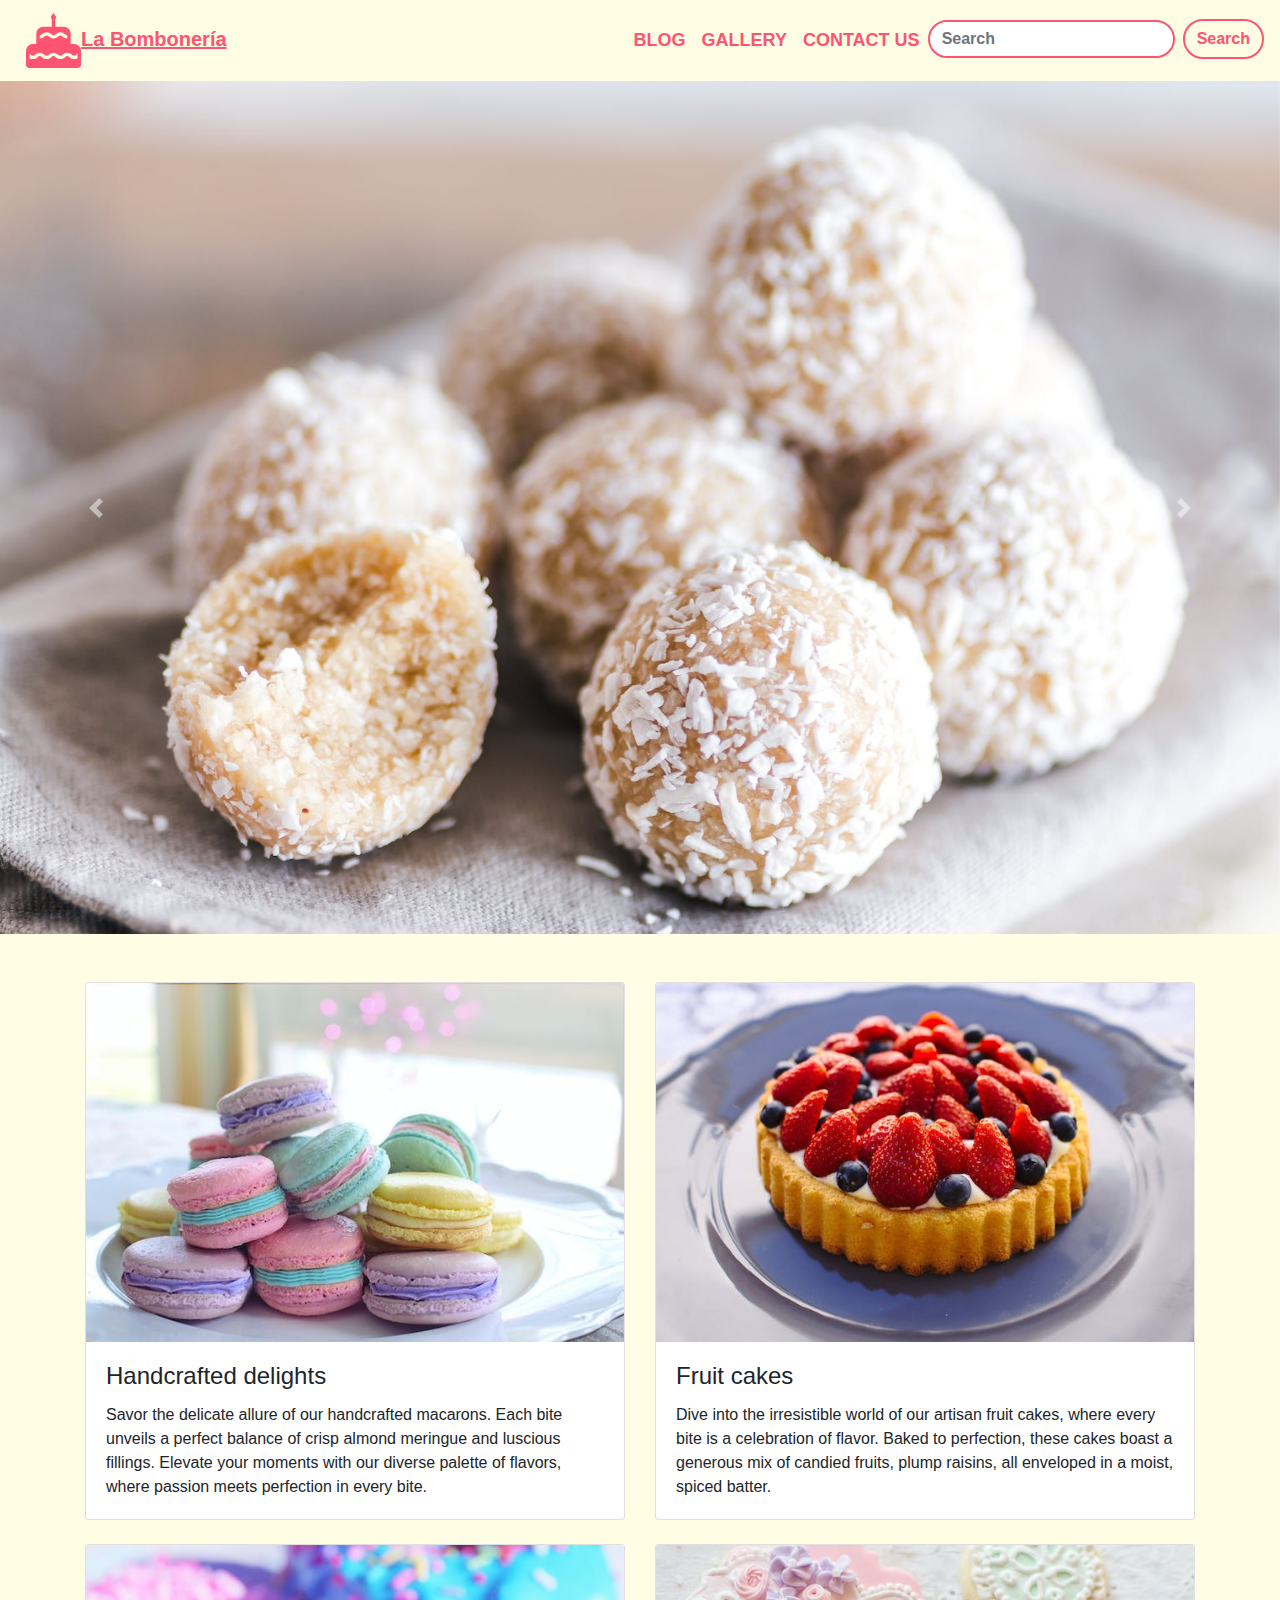
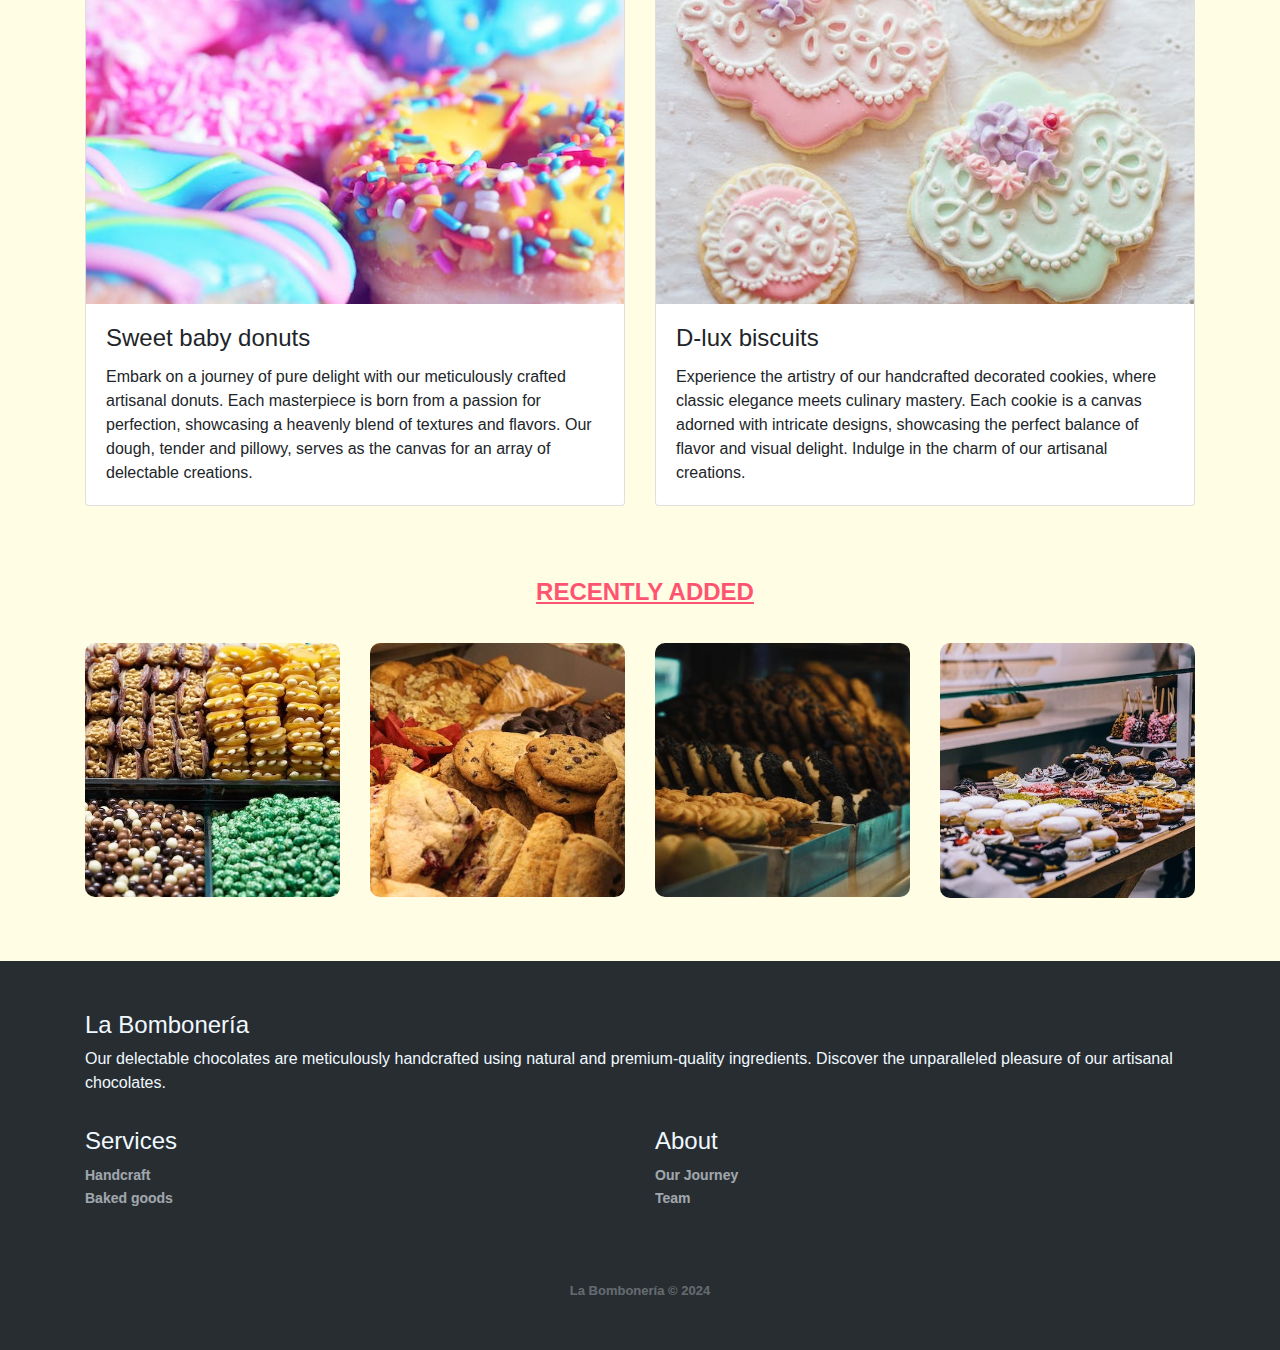
<file: index.html>
<!DOCTYPE html>
<html lang="es">

<head>
  <meta charset="UTF-8">
  <meta name="viewport" content="width=device-width, initial-scale=1, shrink-to-fit=no">
  <link rel="stylesheet" href="https://stackpath.bootstrapcdn.com/bootstrap/4.5.2/css/bootstrap.min.css">
  <link rel="stylesheet" href="css/styles.css">
  <title>La Bombonería - Index</title>

</head>

<body>

  <nav class="navbar navbar-expand-lg navbar-dark">
    <a class="navbar-brand" id="primeColour" href="index.html">
      <svg xmlns="http://www.w3.org/2000/svg" width="55" height="55" fill="#ff5471" class="bi bi-cake-fill"
        viewBox="0 0 16 16">
        <path
          d="m7.399.804.595-.792.598.79A.747.747 0 0 1 8.5 1.806V4H11a2 2 0 0 1 2 2v3h1a2 2 0 0 1 2 2v4a1 1 0 0 1-1 1H1a1 1 0 0 1-1-1v-4a2 2 0 0 1 2-2h1V6a2 2 0 0 1 2-2h2.5V1.813a.747.747 0 0 1-.101-1.01ZM12 6.414a.9.9 0 0 1-.646-.268 1.914 1.914 0 0 0-2.708 0 .914.914 0 0 1-1.292 0 1.914 1.914 0 0 0-2.708 0A.9.9 0 0 1 4 6.414v1c.49 0 .98-.187 1.354-.56a.914.914 0 0 1 1.292 0c.748.747 1.96.747 2.708 0a.914.914 0 0 1 1.292 0c.374.373.864.56 1.354.56zm2.646 5.732a.914.914 0 0 1-1.293 0 1.914 1.914 0 0 0-2.707 0 .914.914 0 0 1-1.292 0 1.914 1.914 0 0 0-2.708 0 .914.914 0 0 1-1.292 0 1.914 1.914 0 0 0-2.708 0 .914.914 0 0 1-1.292 0L1 11.793v1.34c.737.452 1.715.36 2.354-.28a.914.914 0 0 1 1.292 0c.748.748 1.96.748 2.708 0a.914.914 0 0 1 1.292 0c.748.748 1.96.748 2.707 0a.914.914 0 0 1 1.293 0 1.915 1.915 0 0 0 2.354.28v-1.34z" />
      </svg>La Bombonería
    </a>
    <button class="navbar-toggler" type="button" data-toggle="collapse" data-target="#navbarNav"
      aria-controls="navbarNav" aria-expanded="false" aria-label="Toggle navigation">
      <span class="navbar-toggler-icon"></span>
    </button>
    <div class="collapse navbar-collapse" id="navbarNav">
      <ul class="navbar-nav ml-auto">
        <li class="nav-item">
          <a class="nav-link" href="views/blog.html">BLOG</a>
        </li>
        <li class="nav-item">
          <a class="nav-link" href="views/gallery.html">GALLERY</a>
        </li>
        <li class="nav-item">
          <a class="nav-link" href="views/form.html">CONTACT US</a>
        </li>
        <li class="nav-item">
          <form class="form-inline my-2 my-lg-0">
            <input class="form-control mr-sm-2 search-input" type="search" placeholder="Search" aria-label="Search">
            <button class="btn btn-outline-success my-2 my-sm-0 search-button" type="submit">Search</button>
          </form>
        </li>
      </ul>
    </div>
  </nav>


  <div id="myCarousel" class="carousel slide" data-ride="carousel" data-interval="6000">
    <div class="carousel-inner">
      <div class="carousel-item active">
        <img src="pics/carousel/carousel1.jpg" class="d-block w-100" alt="Carousel image 1">
      </div>
      <div class="carousel-item">
        <img src="pics/carousel/carousel2.jpg" class="d-block w-100" alt="Carousel image 2">
      </div>
      <div class="carousel-item">
        <img src="pics/carousel/carousel3.jpg" class="d-block w-100" alt="Carousel image 3">
      </div>
      <div class="carousel-item">
        <img src="pics/carousel/carousel4.jpg" class="d-block w-100" alt="Carousel image 4">
      </div>
    </div>

    <a class="carousel-control-prev" href="#myCarousel" role="button" data-slide="prev">
      <span class="carousel-control-prev-icon" aria-hidden="true"></span>
      <span class="sr-only">Previous</span>
    </a>
    <a class="carousel-control-next" href="#myCarousel" role="button" data-slide="next">
      <span class="carousel-control-next-icon" aria-hidden="true"></span>
      <span class="sr-only">Next</span>
    </a>
  </div>


  <div class="container mt-5">
    <div class="row">
      <div class="col-md-6 col-12 mb-4">
        <div class="card">
          <a href="views/blog.html" class="card-link">
            <img src="pics/card/card5.jpg" class="card-img-top" alt="Card image 1">
          </a>
          <div class="card-body">
            <h4 class="card-title bold">Handcrafted delights</h4>
            <p class="card-text thin">Savor the delicate allure of our handcrafted macarons.
              Each bite unveils a perfect balance of crisp almond meringue and luscious fillings.
              Elevate your moments with our diverse palette of flavors,
              where passion meets perfection in every bite.</p>
          </div>
        </div>
      </div>
      <div class="col-md-6 col-12 mb-4">
        <div class="card">
          <a href="views/blog.html" class="card-link">
            <img src="pics/card/card21.jpg" class="card-img-top" alt="Card image 1">
          </a>
          <div class="card-body">
            <h4 class="card-title">Fruit cakes</h4>
            <p class="card-text thin">Dive into the irresistible world of our artisan fruit cakes,
              where every bite is a celebration of flavor. Baked to perfection, these cakes boast
              a generous mix of candied fruits, plump raisins, all enveloped in
              a moist, spiced batter.</p>
          </div>
        </div>
      </div>
      <div class="col-md-6 col-12 mb-4">
        <div class="card">
          <a href="views/blog.html" class="card-link">
            <img src="pics/card/card4.jpg" class="card-img-top" alt="Card image 1">
          </a>
          <div class="card-body">
            <h4 class="card-title">Sweet baby donuts</h4>
            <p class="card-text thin">Embark on a journey of pure delight with our meticulously crafted
              artisanal donuts. Each masterpiece is born from a passion for perfection, showcasing a
              heavenly blend of textures and flavors. Our dough, tender and pillowy, serves as the
              canvas for an array of delectable creations.</p>
          </div>
        </div>
      </div>
      <div class="col-md-6 col-12 mb-4">
        <div class="card">
          <a href="views/blog.html" class="card-link">
            <img src="pics/card/card7.jpg" class="card-img-top" alt="Card image 1">
          </a>
          <div class="card-body">
            <h4 class="card-title">D-lux biscuits</h4>
            <p class="card-text thin">Experience the artistry of our handcrafted decorated cookies,
              where classic elegance meets culinary mastery. Each cookie is a canvas adorned with
              intricate designs, showcasing the perfect balance of flavor and visual delight.
              Indulge in the charm of our artisanal creations.</p>
          </div>
        </div>
      </div>

    </div>
  </div>


  <div class="container mt-5">
    <h2 class="gallery-title text-center" id="primeColour">RECENTLY ADDED</h2>

    <div class="row mt-3">
      <div class="col-md-3 col-6 mt-3">
        <a href="views/products/product.html">
          <img src="pics/minis/mini1.jpg" class="img-fluid gallery-img" alt="New product 1">
        </a>
      </div>
      <div class="col-md-3 col-6 mt-3">
        <a href="views/products/product.html">
          <img src="pics/minis/mini3.jpg" class="img-fluid gallery-img" alt="New product 2">
        </a>
      </div>
      <div class="col-md-3 col-6 mt-3">
        <a href="views/products/product.html">
          <img src="pics/minis/mini5.jpg" class="img-fluid gallery-img" alt="New product 3">
        </a>
      </div>
      <div class="col-md-3 col-6 mt-3">
        <a href="views/products/product.html">
          <img src="pics/minis/mini6.jpg" class="img-fluid gallery-img" alt="New product 3">
        </a>
      </div>

    </div>
  </div>


  <div class="footer-dark mt-5">
    <div class="container">
      <div class="row">

        <div class="col-md-12">
          <h4>La Bombonería</h4>
          <p class="thin">
            Our delectable chocolates are meticulously handcrafted using natural and premium-quality
            ingredients. Discover the unparalleled pleasure of our artisanal chocolates.
          </p>
        </div>

        <div class="col-md-6 item mt-2 mt-sm-3">
          <h4>Services</h4>
          <ul>
            <li><a href="#">Handcraft</a></li>
            <li><a href="#">Baked goods</a></li>
          </ul>
        </div>

        <div class="col-md-6 item mt-4 mt-sm-3">
          <h4>About</h4>
          <ul>
            <li><a href="#">Our Journey</a></li>
            <li><a href="#">Team</a></li>
          </ul>
        </div>

      </div>
      <div class="row mt-5">
        <div class="col-12">
          <p class="copyright">La Bombonería &copy; 2024</p>
        </div>
      </div>
    </div>
  </div>


  <script src="https://code.jquery.com/jquery-3.5.1.slim.min.js"></script>
  <script src="https://cdn.jsdelivr.net/npm/@popperjs/core@2.11.6/dist/umd/popper.min.js"></script>
  <script src="https://stackpath.bootstrapcdn.com/bootstrap/4.5.2/js/bootstrap.min.js"></script>

</body>

</html>
</file>
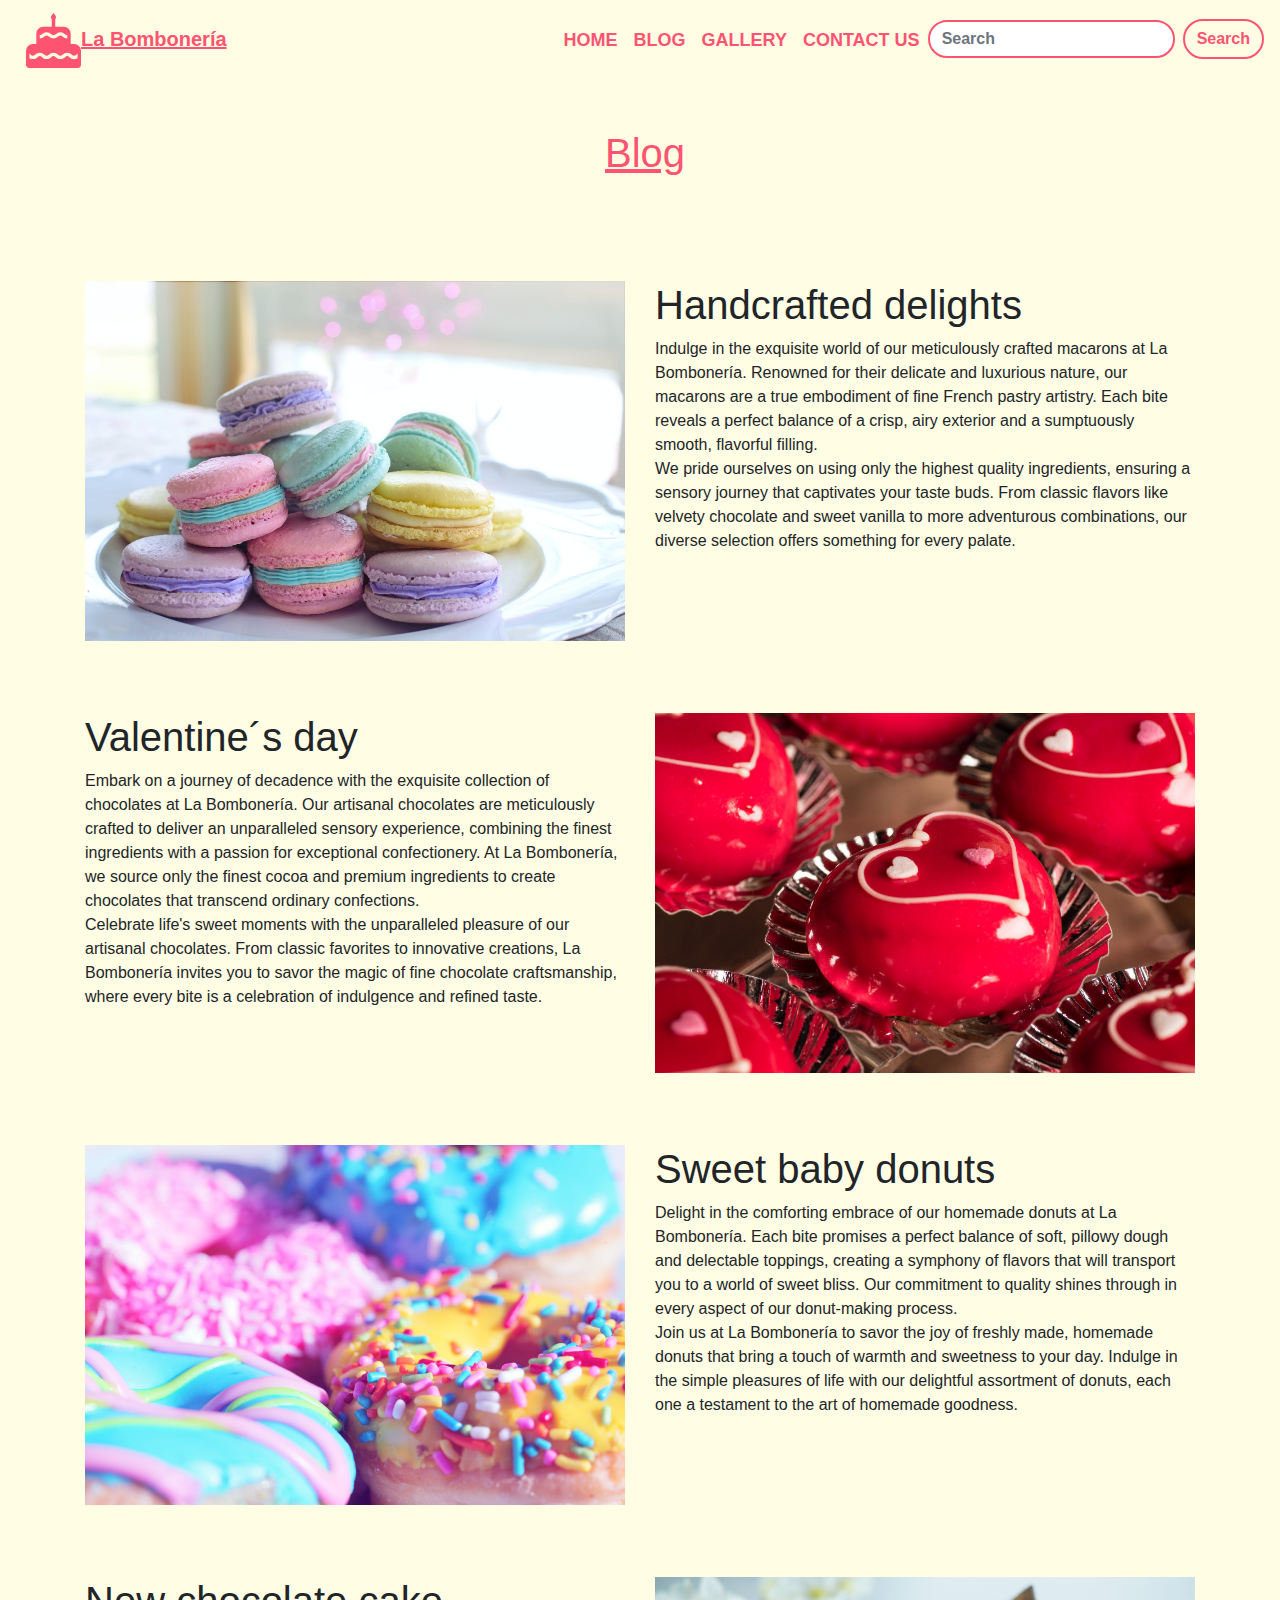
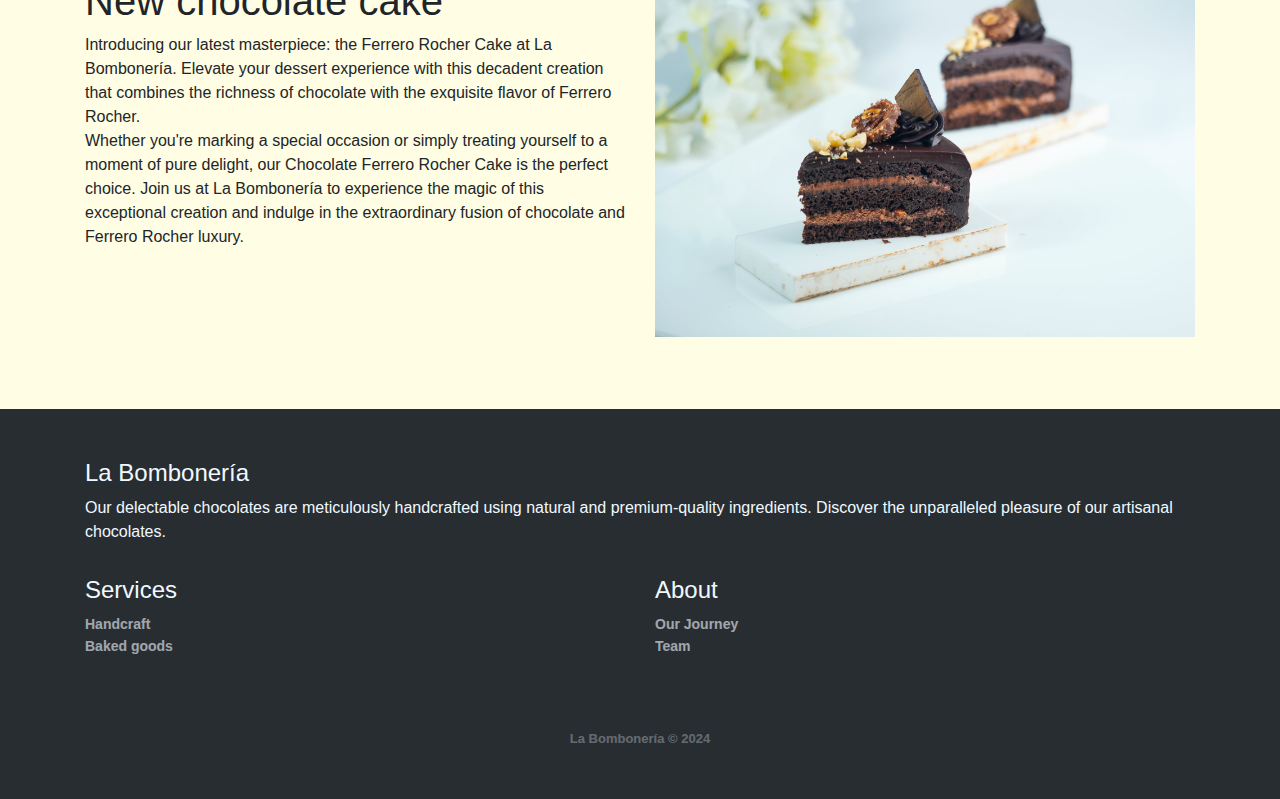
<file: views/blog.html>
<!DOCTYPE html>
<html lang="es">

<head>
	<meta charset="UTF-8">
	<meta name="viewport" content="width=device-width, initial-scale=1, shrink-to-fit=no">
	<link rel="stylesheet" href="https://stackpath.bootstrapcdn.com/bootstrap/4.5.2/css/bootstrap.min.css">
	<link rel="stylesheet" href="../css/styles.css">
	<title>La Bombonería - Blog</title>
</head>

<body>

	<nav class="navbar navbar-expand-lg navbar-dark">
		<a class="navbar-brand" id="primeColour" href="../index.html">
			<svg xmlns="http://www.w3.org/2000/svg" width="55" height="55" fill="#ff5471" class="bi bi-cake-fill"
				viewBox="0 0 16 16">
				<path
					d="m7.399.804.595-.792.598.79A.747.747 0 0 1 8.5 1.806V4H11a2 2 0 0 1 2 2v3h1a2 2 0 0 1 2 2v4a1 1 0 0 1-1 1H1a1 1 0 0 1-1-1v-4a2 2 0 0 1 2-2h1V6a2 2 0 0 1 2-2h2.5V1.813a.747.747 0 0 1-.101-1.01ZM12 6.414a.9.9 0 0 1-.646-.268 1.914 1.914 0 0 0-2.708 0 .914.914 0 0 1-1.292 0 1.914 1.914 0 0 0-2.708 0A.9.9 0 0 1 4 6.414v1c.49 0 .98-.187 1.354-.56a.914.914 0 0 1 1.292 0c.748.747 1.96.747 2.708 0a.914.914 0 0 1 1.292 0c.374.373.864.56 1.354.56zm2.646 5.732a.914.914 0 0 1-1.293 0 1.914 1.914 0 0 0-2.707 0 .914.914 0 0 1-1.292 0 1.914 1.914 0 0 0-2.708 0 .914.914 0 0 1-1.292 0 1.914 1.914 0 0 0-2.708 0 .914.914 0 0 1-1.292 0L1 11.793v1.34c.737.452 1.715.36 2.354-.28a.914.914 0 0 1 1.292 0c.748.748 1.96.748 2.708 0a.914.914 0 0 1 1.292 0c.748.748 1.96.748 2.707 0a.914.914 0 0 1 1.293 0 1.915 1.915 0 0 0 2.354.28v-1.34z" />
			</svg>La Bombonería
		</a>
		<button class="navbar-toggler" type="button" data-toggle="collapse" data-target="#navbarNav"
			aria-controls="navbarNav" aria-expanded="false" aria-label="Toggle navigation">
			<span class="navbar-toggler-icon"></span>
		</button>
		<div class="collapse navbar-collapse" id="navbarNav">
			<ul class="navbar-nav ml-auto">
				<li class="nav-item active">
					<a class="nav-link" href="../index.html">HOME</a>
				</li>
				<li class="nav-item">
					<a class="nav-link" href="blog.html">BLOG</a>
				</li>
				<li class="nav-item">
					<a class="nav-link" href="gallery.html">GALLERY</a>
				</li>
				<li class="nav-item">
					<a class="nav-link" href="form.html">CONTACT US</a>
				</li>
				<li class="nav-item">
					<form class="form-inline my-2 my-lg-0">
						<input class="form-control mr-sm-2 search-input" type="search" placeholder="Search"
							aria-label="Search">
						<button class="btn btn-outline-success my-2 my-sm-0 search-button" type="submit">Search</button>
					</form>
				</li>
			</ul>
		</div>
	</nav>


	<div class="container text-center mt-5">
		<div class="row">
			<div class="col-12">
				<h2 id="primeColour">Blog</h2>
			</div>
		</div>
	</div>


	<div class="container mt-5">
		<div class="row">

			<div class="col-12 col-md-6 mb-4 mt-5">
				<img class="image" src="../pics/large/6.jpg" alt="Blog image 1">
			</div>
			<div class="col-12 col-md-6 mb-4 mt-5">
				<h2>Handcrafted delights</h2>
				<p class="thin">
					Indulge in the exquisite world of our meticulously crafted macarons at La Bombonería.
					Renowned for their delicate and luxurious nature, our macarons are a true embodiment
					of fine French pastry artistry. Each bite reveals a perfect balance of a crisp, airy
					exterior and a sumptuously smooth, flavorful filling.</br>
					We pride ourselves on using only the highest quality ingredients, ensuring a sensory
					journey that captivates your taste buds. From classic flavors like velvety chocolate
					and sweet vanilla to more adventurous combinations, our diverse selection offers something
					for every palate.
				</p>
			</div>

			<div class="col-12 col-md-6 mb-4 order-md-2 mt-5">
				<img class="image" src="../pics/large/10.jpg" alt="Blog image 2">
			</div>
			<div class="col-12 col-md-6 mb-4 order-md-1 mt-5">
				<h2>Valentine´s day</h2>
				<p class="thin">
					Embark on a journey of decadence with the exquisite collection of chocolates at La Bombonería.
					Our artisanal chocolates are meticulously crafted to deliver an unparalleled sensory experience,
					combining the finest ingredients with a passion for exceptional confectionery.
					At La Bombonería, we source only the finest cocoa and premium ingredients to create chocolates that
					transcend ordinary confections.</br>
					Celebrate life's sweet moments with the unparalleled pleasure of our artisanal chocolates. From
					classic
					favorites to innovative creations, La Bombonería invites you to savor the magic of fine chocolate
					craftsmanship, where every bite is a celebration of indulgence and refined taste.
				</p>
			</div>

			<div class="col-12 col-md-6 mb-4 order-md-2 mt-5">
				<img class="image" src="../pics/large/1.jpg" alt="Blog image 3">
			</div>
			<div class="col-12 col-md-6 mb-4 order-md-3 mt-5">
				<h2>New chocolate cake</h2>
				<p class="thin">
					Introducing our latest masterpiece: the Ferrero Rocher Cake at La Bombonería. Elevate your dessert
					experience with this decadent creation that combines the richness of chocolate with the exquisite
					flavor of Ferrero Rocher.</br>
					Whether you're marking a special occasion or simply treating yourself to a moment of pure delight,
					our Chocolate Ferrero Rocher Cake is the perfect choice. Join us at La Bombonería to experience the
					magic of this exceptional creation and indulge in the extraordinary fusion of chocolate and Ferrero
					Rocher luxury.
				</p>
			</div>

			<div class="col-12 col-md-6 mb-4 order-md-3 mt-5">
				<img class="image" src="../pics/large/13.jpg" alt="Blog image 4">
			</div>
			<div class="col-12 col-md-6 mb-4 order-md-2 mt-5">
				<h2>Sweet baby donuts</h2>
				<p class="thin">
					Delight in the comforting embrace of our homemade donuts at La Bombonería.
					Each bite promises a perfect balance of soft, pillowy dough and delectable
					toppings, creating a symphony of flavors that will transport you to a world of sweet bliss.
					Our commitment to quality shines through in every aspect of our donut-making process.</br>
					Join us at La Bombonería to savor the joy of freshly made, homemade donuts that bring a touch of
					warmth and sweetness to your day. Indulge in the simple pleasures of life with our delightful
					assortment of donuts, each one a testament to the art of homemade goodness.
				</p>
			</div>
		</div>
	</div>


	<div class="footer-dark mt-5">
		<div class="container">
			<div class="row">

				<div class="col-md-12">
					<h4>La Bombonería</h4>
					<p class="thin">
						Our delectable chocolates are meticulously handcrafted using natural and premium-quality
						ingredients. Discover the unparalleled pleasure of our artisanal chocolates.
					</p>
				</div>

				<div class="col-md-6 item mt-2 mt-sm-3">
					<h4>Services</h4>
					<ul>
						<li><a href="#">Handcraft</a></li>
						<li><a href="#">Baked goods</a></li>
					</ul>
				</div>

				<div class="col-md-6 item mt-4 mt-sm-3">
					<h4>About</h4>
					<ul>
						<li><a href="#">Our Journey</a></li>
						<li><a href="#">Team</a></li>
					</ul>
				</div>

			</div>
			<div class="row mt-5">
				<div class="col-12">
					<p class="copyright">La Bombonería &copy; 2024</p>
				</div>
			</div>
		</div>
	</div>

	<script src="https://code.jquery.com/jquery-3.5.1.slim.min.js"></script>
	<script src="https://cdn.jsdelivr.net/npm/@popperjs/core@2.11.6/dist/umd/popper.min.js"></script>
	<script src="https://stackpath.bootstrapcdn.com/bootstrap/4.5.2/js/bootstrap.min.js"></script>

</body>

</html>
</file>
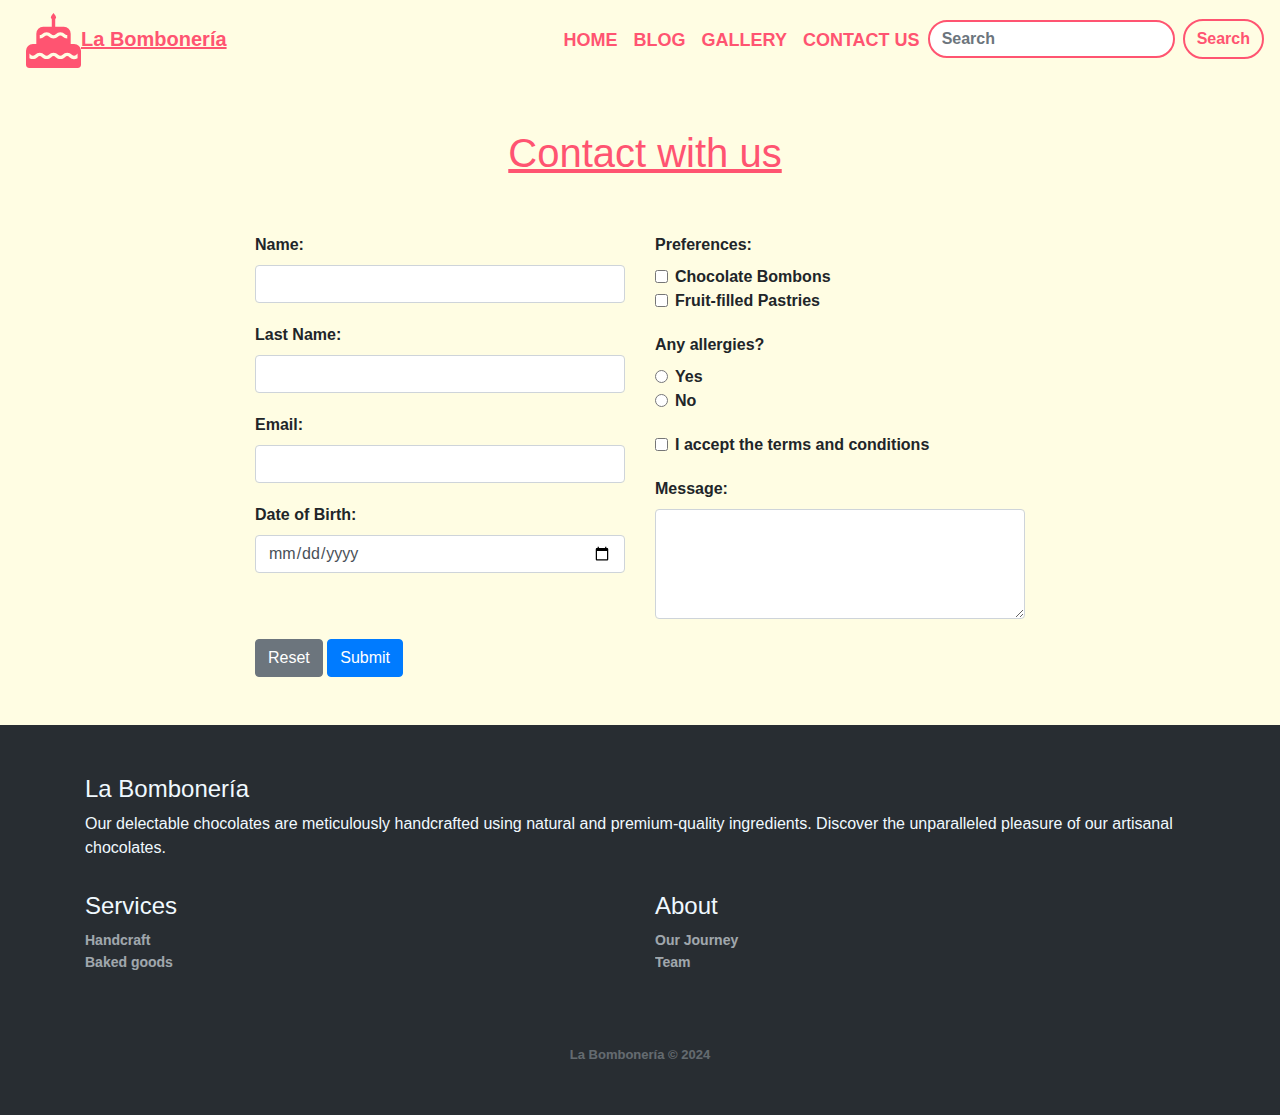
<file: views/form.html>
<!DOCTYPE html>
<html lang="es">

<head>
  <meta charset="UTF-8">
  <meta name="viewport" content="width=device-width, initial-scale=1, shrink-to-fit=no">
  <link rel="stylesheet" href="https://stackpath.bootstrapcdn.com/bootstrap/4.5.2/css/bootstrap.min.css">
  <link rel="stylesheet" href="../css/styles.css">
  <title>La Bombonería - Contact us</title>
</head>

<body>

  <nav class="navbar navbar-expand-lg navbar-dark">
    <a class="navbar-brand" id="primeColour" href="../index.html">
      <svg xmlns="http://www.w3.org/2000/svg" width="55" height="55" fill="#ff5471" class="bi bi-cake-fill"
        viewBox="0 0 16 16">
        <path
          d="m7.399.804.595-.792.598.79A.747.747 0 0 1 8.5 1.806V4H11a2 2 0 0 1 2 2v3h1a2 2 0 0 1 2 2v4a1 1 0 0 1-1 1H1a1 1 0 0 1-1-1v-4a2 2 0 0 1 2-2h1V6a2 2 0 0 1 2-2h2.5V1.813a.747.747 0 0 1-.101-1.01ZM12 6.414a.9.9 0 0 1-.646-.268 1.914 1.914 0 0 0-2.708 0 .914.914 0 0 1-1.292 0 1.914 1.914 0 0 0-2.708 0A.9.9 0 0 1 4 6.414v1c.49 0 .98-.187 1.354-.56a.914.914 0 0 1 1.292 0c.748.747 1.96.747 2.708 0a.914.914 0 0 1 1.292 0c.374.373.864.56 1.354.56zm2.646 5.732a.914.914 0 0 1-1.293 0 1.914 1.914 0 0 0-2.707 0 .914.914 0 0 1-1.292 0 1.914 1.914 0 0 0-2.708 0 .914.914 0 0 1-1.292 0 1.914 1.914 0 0 0-2.708 0 .914.914 0 0 1-1.292 0L1 11.793v1.34c.737.452 1.715.36 2.354-.28a.914.914 0 0 1 1.292 0c.748.748 1.96.748 2.708 0a.914.914 0 0 1 1.292 0c.748.748 1.96.748 2.707 0a.914.914 0 0 1 1.293 0 1.915 1.915 0 0 0 2.354.28v-1.34z" />
      </svg>La Bombonería
    </a>
    <button class="navbar-toggler" type="button" data-toggle="collapse" data-target="#navbarNav"
      aria-controls="navbarNav" aria-expanded="false" aria-label="Toggle navigation">
      <span class="navbar-toggler-icon"></span>
    </button>
    <div class="collapse navbar-collapse" id="navbarNav">
      <ul class="navbar-nav ml-auto">
        <li class="nav-item active">
          <a class="nav-link" href="../index.html">HOME</a>
        </li>
        <li class="nav-item">
          <a class="nav-link" href="blog.html">BLOG</a>
        </li>
        <li class="nav-item">
          <a class="nav-link" href="gallery.html">GALLERY</a>
        </li>
        <li class="nav-item">
          <a class="nav-link" href="form.html">CONTACT US</a>
        </li>
        <li class="nav-item">
          <form class="form-inline my-2 my-lg-0">
            <input class="form-control mr-sm-2 search-input" type="search" placeholder="Search" aria-label="Search">
            <button class="btn btn-outline-success my-2 my-sm-0 search-button" type="submit">Search</button>
          </form>
        </li>
      </ul>
    </div>
  </nav>


  <div class="container text-center mt-5">
    <div class="row">
      <div class="col-12">
        <h2 id="primeColour">Contact with us</h2>
      </div>
    </div>
  </div>


  <div class="container form-container mt-5">
    <form>
      <div class="row">
        <div class="col-lg-6">
          <div class="form-group">
            <label for="name">Name:</label>
            <input type="text" class="form-control" id="name" name="name" required>
          </div>
          <div class="form-group">
            <label for="last-name">Last Name:</label>
            <input type="text" class="form-control" id="last-name" name="last-name" required>
          </div>
          <div class="form-group">
            <label for="email">Email:</label>
            <input type="email" class="form-control" id="email" name="email" required>
          </div>
          <div class="form-group">
            <label for="birthdate">Date of Birth:</label>
            <input type="date" class="form-control" id="birthdate" name="birthdate">
          </div>
        </div>

        <div class="col-lg-6">
          <div class="form-group">
            <label>Preferences:</label>
            <div class="form-check">
              <input type="checkbox" class="form-check-input" id="preference1" name="preference1">
              <label class="form-check-label" for="preference1">Chocolate Bombons</label>
            </div>
            <div class="form-check">
              <input type="checkbox" class="form-check-input" id="preference2" name="preference2">
              <label class="form-check-label" for="preference2">Fruit-filled Pastries</label>
            </div>
          </div>

          <div class="form-group">
            <label>Any allergies?</label>
            <div class="form-check">
              <input type="radio" class="form-check-input" id="choice1" name="choice" value="option1">
              <label class="form-check-label" for="choice1">Yes</label>
            </div>
            <div class="form-check">
              <input type="radio" class="form-check-input" id="choice2" name="choice" value="option2">
              <label class="form-check-label" for="choice2">No</label>
            </div>
          </div>

          <div class="form-group">
            <div class="form-check">
              <input type="checkbox" class="form-check-input" id="accept-terms" name="accept-terms" required>
              <label class="form-check-label" for="accept-terms">I accept the terms and conditions</label>
            </div>
          </div>

          <div class="form-group">
            <label for="message">Message:</label>
            <textarea class="form-control" id="message" name="message" rows="4"></textarea>
          </div>
        </div>
      </div>

      <div class="row">
        <div class="col-12">
          <button type="reset" class="btn btn-secondary">Reset</button>
          <button type="submit" class="btn btn-primary">Submit</button>
        </div>
      </div>
    </form>
  </div>


  <div class="footer-dark mt-5">
    <div class="container">
      <div class="row">

        <div class="col-md-12">
          <h4>La Bombonería</h4>
          <p class="thin">
            Our delectable chocolates are meticulously handcrafted using natural and premium-quality
            ingredients. Discover the unparalleled pleasure of our artisanal chocolates.
          </p>
        </div>

        <div class="col-md-6 item mt-2 mt-sm-3">
          <h4>Services</h4>
          <ul>
            <li><a href="#">Handcraft</a></li>
            <li><a href="#">Baked goods</a></li>
          </ul>
        </div>

        <div class="col-md-6 item mt-4 mt-sm-3">
          <h4>About</h4>
          <ul>
            <li><a href="#">Our Journey</a></li>
            <li><a href="#">Team</a></li>
          </ul>
        </div>

      </div>
      <div class="row mt-5">
        <div class="col-12">
          <p class="copyright">La Bombonería &copy; 2024</p>
        </div>
      </div>
    </div>
  </div>

  <script src="https://code.jquery.com/jquery-3.5.1.slim.min.js"></script>
  <script src="https://cdn.jsdelivr.net/npm/@popperjs/core@2.11.6/dist/umd/popper.min.js"></script>
  <script src="https://stackpath.bootstrapcdn.com/bootstrap/4.5.2/js/bootstrap.min.js"></script>

</body>

</html>
</file>
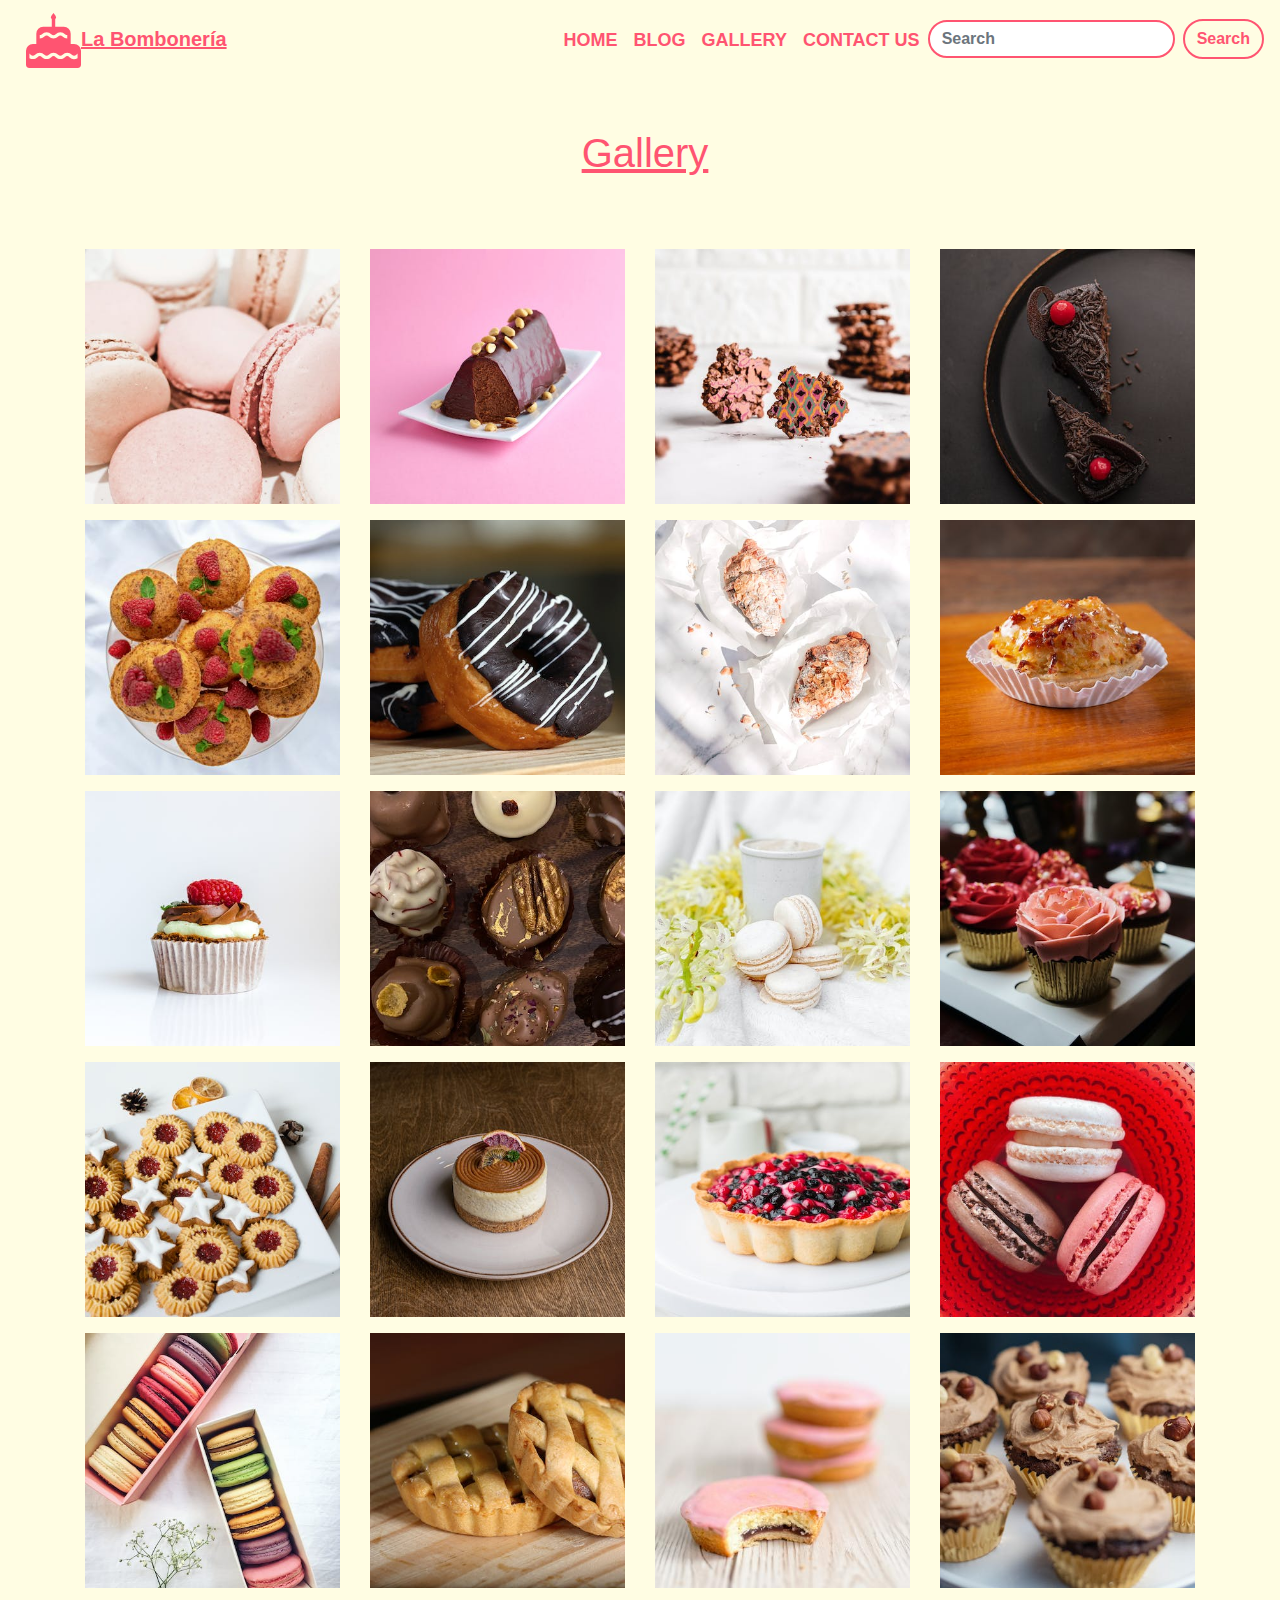
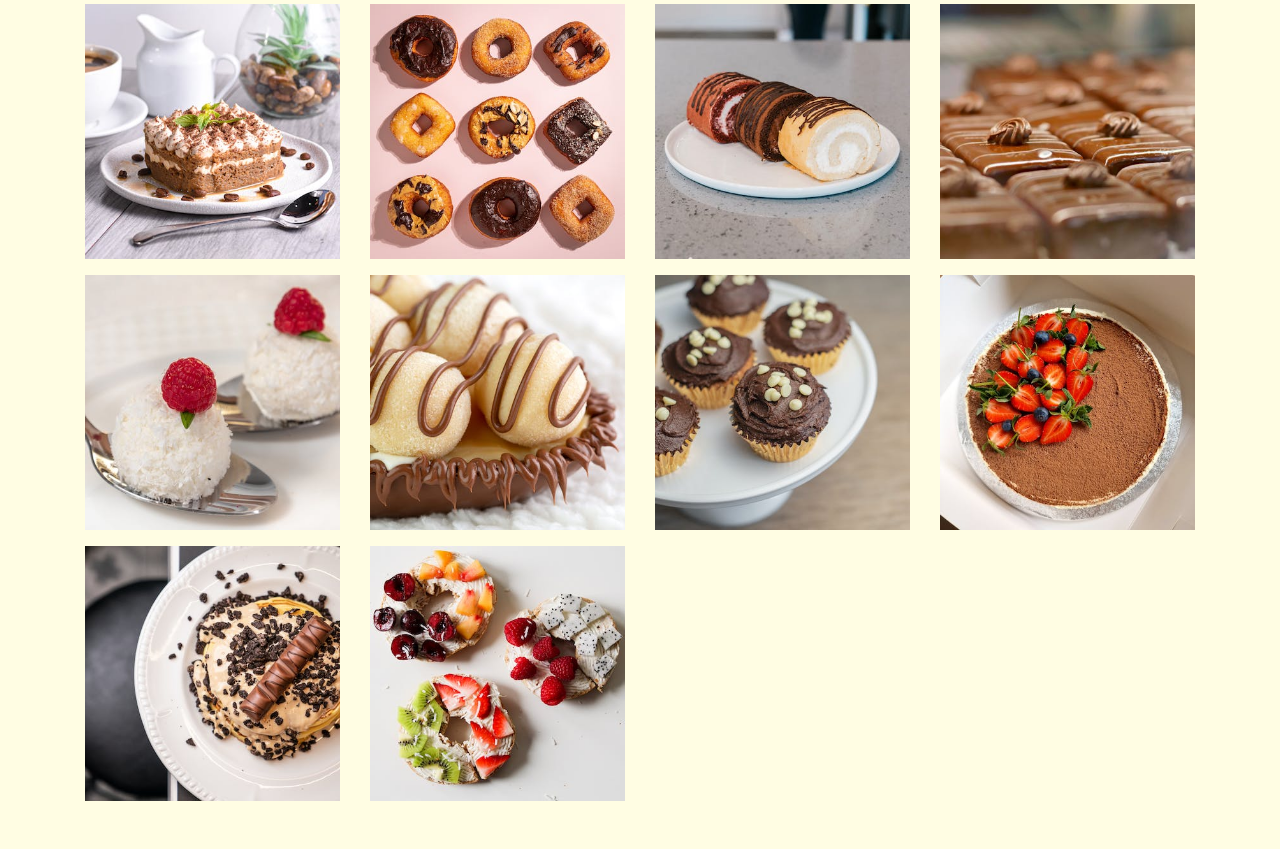
<file: views/gallery.html>
<!DOCTYPE html>
<html lang="es">

<head>
    <meta charset="UTF-8">
    <meta name="viewport" content="width=device-width, initial-scale=1, shrink-to-fit=no">
    <link rel="stylesheet" href="https://stackpath.bootstrapcdn.com/bootstrap/4.5.2/css/bootstrap.min.css">
    <link rel="stylesheet" href="../css/styles.css">
    <title>La Bombonería - Gallery</title>
</head>

<body>

    <nav class="navbar navbar-expand-lg navbar-dark">
        <a class="navbar-brand" id="primeColour" href="../index.html">
            <svg xmlns="http://www.w3.org/2000/svg" width="55" height="55" fill="#ff5471" class="bi bi-cake-fill"
                viewBox="0 0 16 16">
                <path
                    d="m7.399.804.595-.792.598.79A.747.747 0 0 1 8.5 1.806V4H11a2 2 0 0 1 2 2v3h1a2 2 0 0 1 2 2v4a1 1 0 0 1-1 1H1a1 1 0 0 1-1-1v-4a2 2 0 0 1 2-2h1V6a2 2 0 0 1 2-2h2.5V1.813a.747.747 0 0 1-.101-1.01ZM12 6.414a.9.9 0 0 1-.646-.268 1.914 1.914 0 0 0-2.708 0 .914.914 0 0 1-1.292 0 1.914 1.914 0 0 0-2.708 0A.9.9 0 0 1 4 6.414v1c.49 0 .98-.187 1.354-.56a.914.914 0 0 1 1.292 0c.748.747 1.96.747 2.708 0a.914.914 0 0 1 1.292 0c.374.373.864.56 1.354.56zm2.646 5.732a.914.914 0 0 1-1.293 0 1.914 1.914 0 0 0-2.707 0 .914.914 0 0 1-1.292 0 1.914 1.914 0 0 0-2.708 0 .914.914 0 0 1-1.292 0 1.914 1.914 0 0 0-2.708 0 .914.914 0 0 1-1.292 0L1 11.793v1.34c.737.452 1.715.36 2.354-.28a.914.914 0 0 1 1.292 0c.748.748 1.96.748 2.708 0a.914.914 0 0 1 1.292 0c.748.748 1.96.748 2.707 0a.914.914 0 0 1 1.293 0 1.915 1.915 0 0 0 2.354.28v-1.34z" />
            </svg>La Bombonería
        </a>
        <button class="navbar-toggler" type="button" data-toggle="collapse" data-target="#navbarNav"
            aria-controls="navbarNav" aria-expanded="false" aria-label="Toggle navigation">
            <span class="navbar-toggler-icon"></span>
        </button>
        <div class="collapse navbar-collapse" id="navbarNav">
            <ul class="navbar-nav ml-auto">
                <li class="nav-item active">
                    <a class="nav-link" href="../index.html">HOME</a>
                </li>
                <li class="nav-item">
                    <a class="nav-link" href="blog.html">BLOG</a>
                </li>
                <li class="nav-item">
                    <a class="nav-link" href="gallery.html">GALLERY</a>
                </li>
                <li class="nav-item">
                    <a class="nav-link" href="form.html">CONTACT US</a>
                </li>
                <li class="nav-item">
                    <form class="form-inline my-2 my-lg-0">
                        <input class="form-control mr-sm-2 search-input" type="search" placeholder="Search"
                            aria-label="Search">
                        <button class="btn btn-outline-success my-2 my-sm-0 search-button" type="submit">Search</button>
                    </form>
                </li>
            </ul>
        </div>
    </nav>


    <div class="container text-center mt-5">
        <div class="row">
            <div class="col-12">
                <h2 id="primeColour">Gallery</h2>
            </div>
        </div>
    </div>


    <div class="container mt-5">
        <div class="row">
            <div class="col-6 col-md-4 mt-3 col-lg-3">
                <img src="../pics/minis/400x400/1.jpg" class="img-fluid" alt="image">
            </div>
            <div class="col-6 col-md-4 mt-3 col-lg-3">
                <img src="../pics/minis/400x400/2.jpg" class="img-fluid" alt="image">
            </div>
            <div class="col-6 col-md-4 mt-3 col-lg-3">
                <img src="../pics/minis/400x400/3.jpg" class="img-fluid" alt="image">
            </div>
            <div class="col-6 col-md-4 mt-3 col-lg-3">
                <img src="../pics/minis/400x400/4.jpg" class="img-fluid" alt="image">
            </div>
            <div class="col-6 col-md-4 mt-3 col-lg-3">
                <img src="../pics/minis/400x400/5.jpg" class="img-fluid" alt="image">
            </div>
            <div class="col-6 col-md-4 mt-3 col-lg-3">
                <img src="../pics/minis/400x400/6.jpg" class="img-fluid" alt="image">
            </div>
            <div class="col-6 col-md-4 mt-3 col-lg-3">
                <img src="../pics/minis/400x400/7.jpg" class="img-fluid" alt="image">
            </div>
            <div class="col-6 col-md-4 mt-3 col-lg-3">
                <img src="../pics/minis/400x400/8.jpg" class="img-fluid" alt="image">
            </div>
            <div class="col-6 col-md-4 mt-3 col-lg-3">
                <img src="../pics/minis/400x400/9.jpg" class="img-fluid" alt="image">
            </div>
            <div class="col-6 col-md-4 mt-3 col-lg-3">
                <img src="../pics/minis/400x400/10.jpg" class="img-fluid" alt="image">
            </div>
            <div class="col-6 col-md-4 mt-3 col-lg-3">
                <img src="../pics/minis/400x400/11.jpg" class="img-fluid" alt="image">
            </div>
            <div class="col-6 col-md-4 mt-3 col-lg-3">
                <img src="../pics/minis/400x400/12.jpg" class="img-fluid" alt="image">
            </div>
            <div class="col-6 col-md-4 mt-3 col-lg-3">
                <img src="../pics/minis/400x400/13.jpg" class="img-fluid" alt="image">
            </div>
            <div class="col-6 col-md-4 mt-3 col-lg-3">
                <img src="../pics/minis/400x400/14.jpg" class="img-fluid" alt="image">
            </div>
            <div class="col-6 col-md-4 mt-3 col-lg-3">
                <img src="../pics/minis/400x400/15.jpg" class="img-fluid" alt="image">
            </div>
            <div class="col-6 col-md-4 mt-3 col-lg-3">
                <img src="../pics/minis/400x400/16.jpg" class="img-fluid" alt="image">
            </div>
            <div class="col-6 col-md-4 mt-3 col-lg-3">
                <img src="../pics/minis/400x400/17.jpg" class="img-fluid" alt="image">
            </div>
            <div class="col-6 col-md-4 mt-3 col-lg-3">
                <img src="../pics/minis/400x400/18.jpg" class="img-fluid" alt="image">
            </div>
            <div class="col-6 col-md-4 mt-3 col-lg-3">
                <img src="../pics/minis/400x400/19.jpg" class="img-fluid" alt="image">
            </div>
            <div class="col-6 col-md-4 mt-3 col-lg-3">
                <img src="../pics/minis/400x400/20.jpg" class="img-fluid" alt="image">
            </div>
            <div class="col-6 col-md-4 mt-3 col-lg-3">
                <img src="../pics/minis/400x400/21.jpg" class="img-fluid" alt="image">
            </div>
            <div class="col-6 col-md-4 mt-3 col-lg-3">
                <img src="../pics/minis/400x400/22.jpg" class="img-fluid" alt="image">
            </div>
            <div class="col-6 col-md-4 mt-3 col-lg-3">
                <img src="../pics/minis/400x400/23.jpg" class="img-fluid" alt="image">
            </div>
            <div class="col-6 col-md-4 mt-3 col-lg-3">
                <img src="../pics/minis/400x400/24.jpg" class="img-fluid" alt="image">
            </div>
            <div class="col-6 col-md-4 mt-3 col-lg-3">
                <img src="../pics/minis/400x400/25.jpg" class="img-fluid" alt="image">
            </div>
            <div class="col-6 col-md-4 mt-3 col-lg-3">
                <img src="../pics/minis/400x400/26.jpg" class="img-fluid" alt="image">
            </div>
            <div class="col-6 col-md-4 mt-3 col-lg-3">
                <img src="../pics/minis/400x400/27.jpg" class="img-fluid" alt="image">
            </div>
            <div class="col-6 col-md-4 mt-3 col-lg-3">
                <img src="../pics/minis/400x400/28.jpg" class="img-fluid" alt="image">
            </div>
            <div class="col-6 col-md-4 mt-3 col-lg-3">
                <img src="../pics/minis/400x400/29.jpg" class="img-fluid" alt="image">
            </div>
            <div class="col-6 col-md-4 mt-3 col-lg-3">
                <img src="../pics/minis/400x400/30.jpg" class="img-fluid" alt="image">
            </div>
        </div>
    </div>
    <div class="container mt-5"></div>


    <script src="https://code.jquery.com/jquery-3.5.1.slim.min.js"></script>
    <script src="https://cdn.jsdelivr.net/npm/@popperjs/core@2.11.6/dist/umd/popper.min.js"></script>
    <script src="https://stackpath.bootstrapcdn.com/bootstrap/4.5.2/js/bootstrap.min.js"></script>

</body>

</html>
</file>
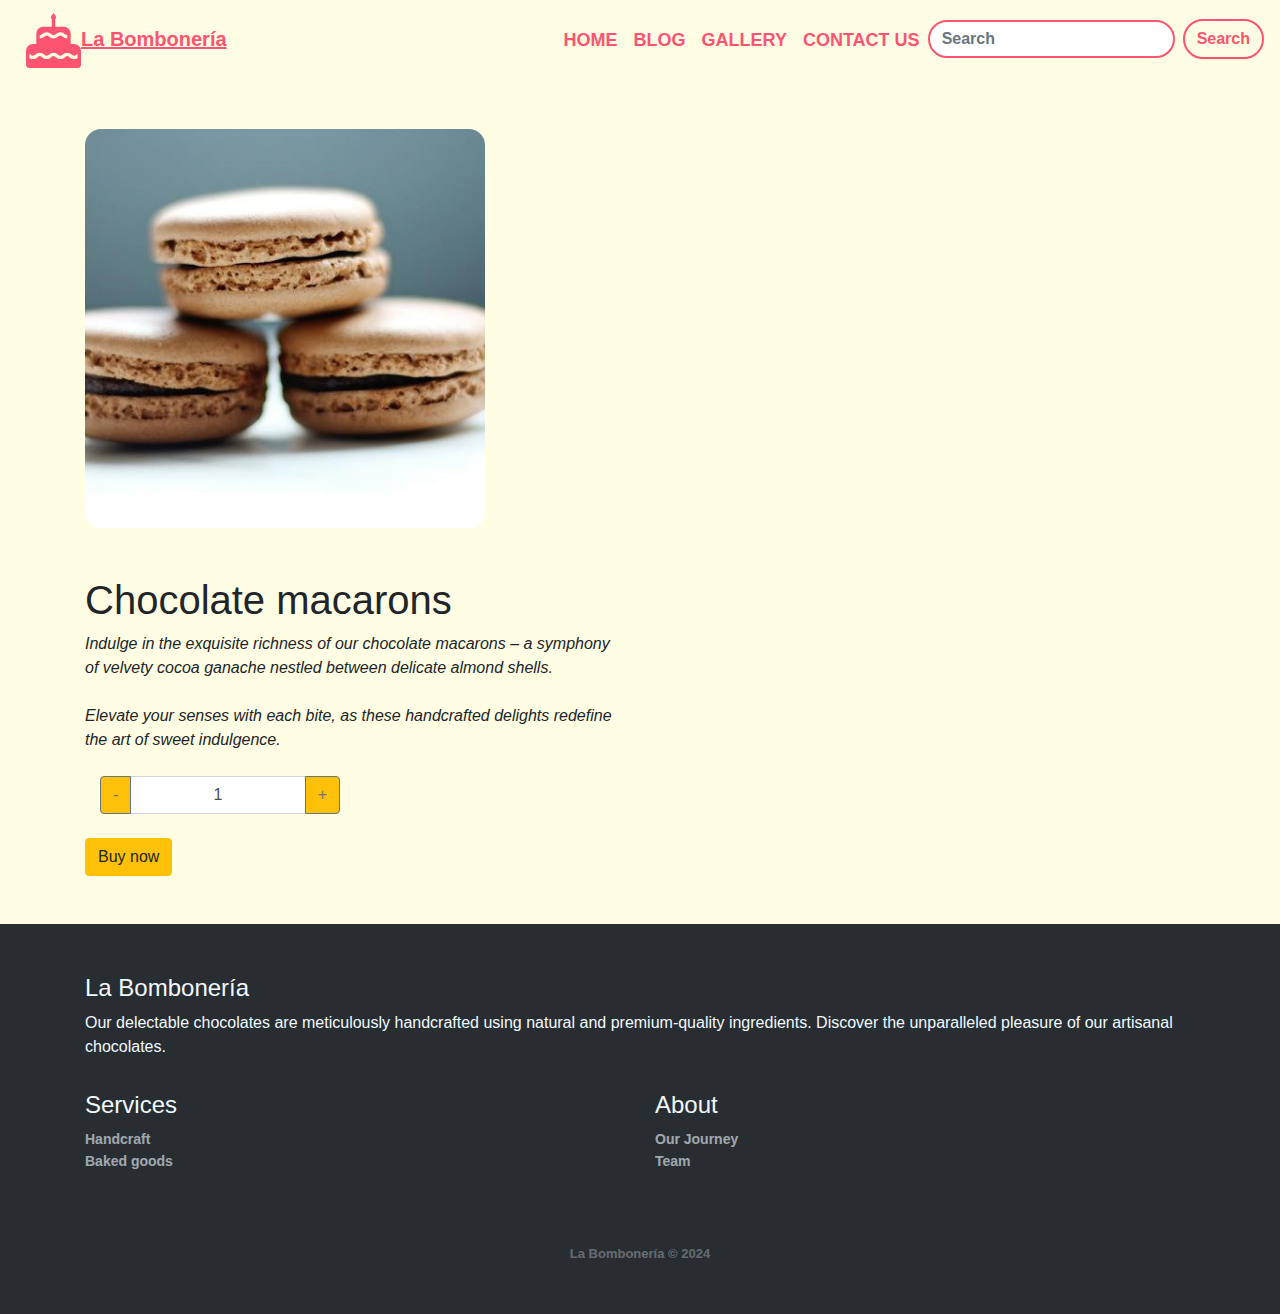
<file: views/products/product.html>
<!DOCTYPE html>
<html lang="es">

<head>
  <meta charset="UTF-8">
  <meta name="viewport" content="width=device-width, initial-scale=1, shrink-to-fit=no">
  <link rel="stylesheet" href="https://stackpath.bootstrapcdn.com/bootstrap/4.5.2/css/bootstrap.min.css">
  <link rel="stylesheet" href="../../css/styles.css">
  <title>La Bombonería - Macarons</title>
</head>

<body>

  <nav class="navbar navbar-expand-lg navbar-dark">
    <a class="navbar-brand" id="primeColour" href="../../index.html">
      <svg xmlns="http://www.w3.org/2000/svg" width="55" height="55" fill="#ff5471" class="bi bi-cake-fill"
        viewBox="0 0 16 16">
        <path
          d="m7.399.804.595-.792.598.79A.747.747 0 0 1 8.5 1.806V4H11a2 2 0 0 1 2 2v3h1a2 2 0 0 1 2 2v4a1 1 0 0 1-1 1H1a1 1 0 0 1-1-1v-4a2 2 0 0 1 2-2h1V6a2 2 0 0 1 2-2h2.5V1.813a.747.747 0 0 1-.101-1.01ZM12 6.414a.9.9 0 0 1-.646-.268 1.914 1.914 0 0 0-2.708 0 .914.914 0 0 1-1.292 0 1.914 1.914 0 0 0-2.708 0A.9.9 0 0 1 4 6.414v1c.49 0 .98-.187 1.354-.56a.914.914 0 0 1 1.292 0c.748.747 1.96.747 2.708 0a.914.914 0 0 1 1.292 0c.374.373.864.56 1.354.56zm2.646 5.732a.914.914 0 0 1-1.293 0 1.914 1.914 0 0 0-2.707 0 .914.914 0 0 1-1.292 0 1.914 1.914 0 0 0-2.708 0 .914.914 0 0 1-1.292 0 1.914 1.914 0 0 0-2.708 0 .914.914 0 0 1-1.292 0L1 11.793v1.34c.737.452 1.715.36 2.354-.28a.914.914 0 0 1 1.292 0c.748.748 1.96.748 2.708 0a.914.914 0 0 1 1.292 0c.748.748 1.96.748 2.707 0a.914.914 0 0 1 1.293 0 1.915 1.915 0 0 0 2.354.28v-1.34z" />
      </svg>La Bombonería
    </a>
    <button class="navbar-toggler" type="button" data-toggle="collapse" data-target="#navbarNav"
      aria-controls="navbarNav" aria-expanded="false" aria-label="Toggle navigation">
      <span class="navbar-toggler-icon"></span>
    </button>
    <div class="collapse navbar-collapse" id="navbarNav">
      <ul class="navbar-nav ml-auto">
        <li class="nav-item active">
          <a class="nav-link" href="../../index.html">HOME</a>
        </li>
        <li class="nav-item">
          <a class="nav-link" href="../blog.html">BLOG</a>
        </li>
        <li class="nav-item">
          <a class="nav-link" href="../gallery.html">GALLERY</a>
        </li>
        <li class="nav-item">
          <a class="nav-link" href="../form.html">CONTACT US</a>
        </li>
        <li class="nav-item">
          <form class="form-inline my-2 my-lg-0">
            <input class="form-control mr-sm-2 search-input" type="search" placeholder="Search" aria-label="Search">
            <button class="btn btn-outline-success my-2 my-sm-0 search-button" type="submit">Search</button>
          </form>
        </li>
      </ul>
    </div>
  </nav>


  <div class="container mt-5"></div>


  <div class="container mt-5">
    <div class="row">
      <div class="col-12 col-sm-6">
        <div class="product-container">
          <img src="../../pics/minis/mini2.jpg" class="img-fluid product-image" alt="Macarons">
          <div class="product-details mt-5">
            <h2>Chocolate macarons</h2>
            <p class="thin italic">Indulge in the exquisite richness of our chocolate macarons –
              a symphony of velvety cocoa ganache nestled between delicate almond shells.<br><br>
              Elevate your senses with each bite, as these handcrafted delights redefine
              the art of sweet indulgence.</p>

            <div class="input-group mt-4 col-4 col-sm-6">
              <div class="input-group-prepend">
                <button class="btn btn-warning btn-outline-secondary" type="button" id="btnMinus">-</button>
              </div>
              <input type="text" class="form-control quantity-input" value="1" id="quantity">
              <div class="input-group-append">
                <button class="btn btn-warning btn-outline-secondary" type="button" id="btnPlus">+</button>
              </div>
            </div>

            <button class="btn btn-warning mt-4 buy-now-button">Buy now</button>
          </div>
        </div>
      </div>
    </div>
  </div>


  <div class="container mt-5"></div>


  <div class="footer-dark mt-5">
    <div class="container">
      <div class="row">

        <div class="col-md-12">
          <h4>La Bombonería</h4>
          <p class="thin">
            Our delectable chocolates are meticulously handcrafted using natural and premium-quality
            ingredients. Discover the unparalleled pleasure of our artisanal chocolates.
          </p>
        </div>

        <div class="col-md-6 item mt-2 mt-sm-3">
          <h4>Services</h4>
          <ul>
            <li><a href="#">Handcraft</a></li>
            <li><a href="#">Baked goods</a></li>
          </ul>
        </div>

        <div class="col-md-6 item mt-4 mt-sm-3">
          <h4>About</h4>
          <ul>
            <li><a href="#">Our Journey</a></li>
            <li><a href="#">Team</a></li>
          </ul>
        </div>

      </div>
      <div class="row mt-5">
        <div class="col-12">
          <p class="copyright">La Bombonería &copy; 2024</p>
        </div>
      </div>
    </div>
  </div>

  <script src="https://code.jquery.com/jquery-3.5.1.slim.min.js"></script>
  <script src="https://cdn.jsdelivr.net/npm/@popperjs/core@2.11.6/dist/umd/popper.min.js"></script>
  <script src="https://stackpath.bootstrapcdn.com/bootstrap/4.5.2/js/bootstrap.min.js"></script>

  <script>
    $(document).ready(function () {
      var quantityInput = $("#quantity");

      $("#btnMinus").on("click", function () {
        var currentValue = parseInt(quantityInput.val(), 10);
        if (currentValue > 1) {
          quantityInput.val(currentValue - 1);
        }
      });

      $("#btnPlus").on("click", function () {
        var currentValue = parseInt(quantityInput.val(), 10);
        quantityInput.val(currentValue + 1);
      });
    });
  </script>

</body>

</html>
</file>
<file: css/styles.css>
body {
  font-family: 'Raleway', sans-serif;
  font-weight: 700;
  background-color: #FFFDE3;
}

.primColour {
  color: #ff5471;
}

#primeColour {
  color: #ff5471;
  text-decoration: underline;
  margin-left: 10px;
}

h2 {
  font-size: 2.5em;
}

.thin {
  font-weight: 300;
}

.italic {
  font-style: italic;
}

.justify {
  text-align: justify;
}

.bold {
  font-size: bold;
}

.navbar {
  background-color: #FFFDE3;
}

.navbar-dark .navbar-toggler-icon {
  background-color: #ff5471;
}

.navbar-toggler {
  color: #ff5471 !important;
  outline: none;
}

.navbar-toggler-icon {
  background-color: #ff5471;
}

.navbar-nav .nav-link {
  color: #ff5471 !important;
  font-weight: bold;
  font-size: 18px;
}

.navbar-toggler {
  color: #ff5471 !important;
}

.navbar-toggler-icon {
  border: 4px solid #ff5471;
  color: #ff5471;
}

.search-button {
  color: #ff5471;
  font-weight: bold;
  background-color: #FFFDE3;
  border: 2px solid #ff5471;
  border-radius: 20px;
}

.search-input {
  color: #ff5471;
  font-weight: bold;
  background-color: #ffffff;
  border: 2px solid #ff5471;
  border-radius: 20px;
}

.carousel {
  width: 100%;
}

.carousel-inner img {
  width: 100%;
  height: auto;
}

.gallery-title {
  font-size: 24px;
  font-weight: bold;
  margin-bottom: 20px;
  color: #ff5471 !important;
}

.gallery-img {
  width: 100%;
  height: auto;
  border-radius: 10px;
  margin-bottom: 15px;
  cursor: pointer;
}

.product-container {
  align-items: center;
}

.product-image {
  width: 100%;
  max-width: 400px;
  height: auto;
  border-radius: 16px;
}

.product-details {
  flex-grow: 1;
}

.quantity-input {
  width: auto;
  text-align: center;
}

.buy-now-button {
  width: auto;
}

.image {
  max-width: 100%;
  /* Hace que las imágenes sean responsivas */
  height: auto;
}

.form-container {
  max-width: 800px;
  /* Ancho máximo del formulario */
  margin: auto;
}

.form-group {
  margin-bottom: 20px;
}





.footer-dark {
  padding: 50px;
  color: #f0f9ff;
  background-color: #282d32;
}

.footer-dark ul {
  padding: 0;
  list-style: none;
  line-height: 1.6;
  font-size: 14px;
  margin-bottom: 0;
}

.footer-dark ul a {
  color: inherit;
  text-decoration: none;
  opacity: 0.6;
}

.footer-dark ul a:hover {
  opacity: 0.8;
}

.footer-dark .copyright {
  text-align: center;
  padding-top: 24px;
  opacity: 0.3;
  font-size: 13px;
  margin-bottom: 0;
}
</file>
